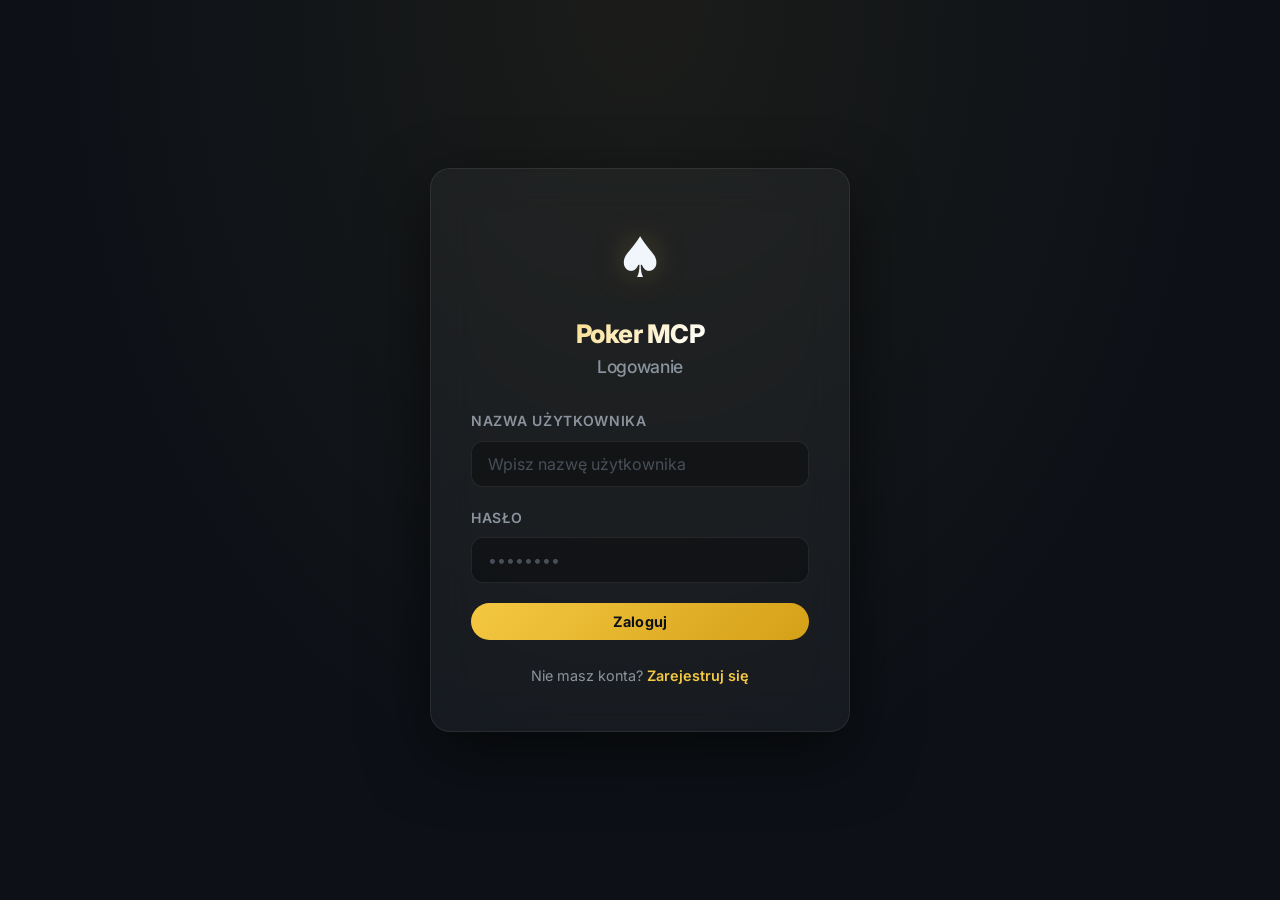
<file: templates/login.html>
<!DOCTYPE html>
<html lang="pl">
<head>
    <meta charset="UTF-8">
    <meta name="viewport" content="width=device-width, initial-scale=1.0">
    <meta name="theme-color" content="#0d1117">
    <title>Logowanie - Poker MCP</title>
    <link rel="preconnect" href="https://fonts.googleapis.com">
    <link rel="preconnect" href="https://fonts.gstatic.com" crossorigin>
    <link href="https://fonts.googleapis.com/css2?family=Inter:wght@400;500;600;700;800&display=swap" rel="stylesheet">
    <link rel="stylesheet" href="/static/css/style.css">
</head>
<body>
    <div class="auth-container">
        <div class="auth-card">
            <span class="auth-icon">♠️</span>
            <h1>Poker MCP</h1>
            <h2>Logowanie</h2>
            <form id="loginForm">
                <div class="form-group">
                    <label for="username">Nazwa użytkownika</label>
                    <input type="text" id="username" name="username" placeholder="Wpisz nazwę użytkownika" required>
                </div>
                <div class="form-group">
                    <label for="password">Hasło</label>
                    <input type="password" id="password" name="password" placeholder="••••••••" required>
                </div>
                <button type="submit" class="btn btn-primary btn-block">Zaloguj</button>
                <div id="error" class="error-message"></div>
            </form>
            <p class="auth-link">Nie masz konta? <a href="/register">Zarejestruj się</a></p>
        </div>
    </div>

    <script>
        document.getElementById('loginForm').addEventListener('submit', async (e) => {
            e.preventDefault();
            const username = document.getElementById('username').value;
            const password = document.getElementById('password').value;
            
            try {
                const response = await fetch('/login', {
                    method: 'POST',
                    headers: {'Content-Type': 'application/json'},
                    body: JSON.stringify({username, password})
                });
                
                const data = await response.json();
                
                if (data.success) {
                    window.location.href = '/';
                } else {
                    document.getElementById('error').textContent = data.error || 'Błąd logowania';
                }
            } catch (error) {
                document.getElementById('error').textContent = 'Błąd połączenia z serwerem';
            }
        });
    </script>
</body>
</html>
</file>
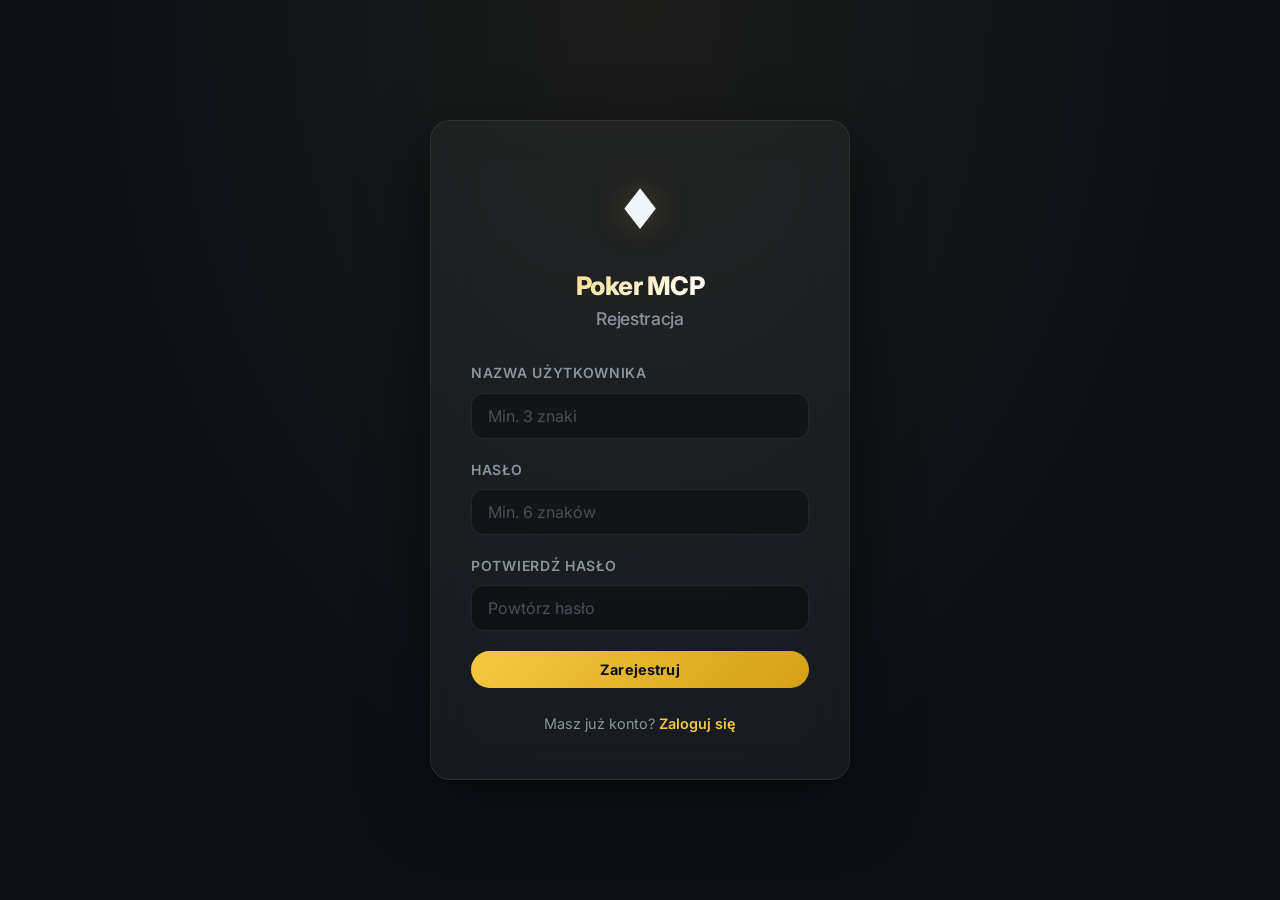
<file: templates/register.html>
<!DOCTYPE html>
<html lang="pl">
<head>
    <meta charset="UTF-8">
    <meta name="viewport" content="width=device-width, initial-scale=1.0">
    <meta name="theme-color" content="#0d1117">
    <title>Rejestracja - Poker MCP</title>
    <link rel="preconnect" href="https://fonts.googleapis.com">
    <link rel="preconnect" href="https://fonts.gstatic.com" crossorigin>
    <link href="https://fonts.googleapis.com/css2?family=Inter:wght@400;500;600;700;800&display=swap" rel="stylesheet">
    <link rel="stylesheet" href="/static/css/style.css">
</head>
<body>
    <div class="auth-container">
        <div class="auth-card">
            <span class="auth-icon">♦️</span>
            <h1>Poker MCP</h1>
            <h2>Rejestracja</h2>
            <form id="registerForm">
                <div class="form-group">
                    <label for="username">Nazwa użytkownika</label>
                    <input type="text" id="username" name="username" placeholder="Min. 3 znaki" required minlength="3">
                </div>
                <div class="form-group">
                    <label for="password">Hasło</label>
                    <input type="password" id="password" name="password" placeholder="Min. 6 znaków" required minlength="6">
                </div>
                <div class="form-group">
                    <label for="confirmPassword">Potwierdź hasło</label>
                    <input type="password" id="confirmPassword" name="confirmPassword" placeholder="Powtórz hasło" required>
                </div>
                <button type="submit" class="btn btn-primary btn-block">Zarejestruj</button>
                <div id="error" class="error-message"></div>
            </form>
            <p class="auth-link">Masz już konto? <a href="/login">Zaloguj się</a></p>
        </div>
    </div>

    <script>
        document.getElementById('registerForm').addEventListener('submit', async (e) => {
            e.preventDefault();
            const username = document.getElementById('username').value;
            const password = document.getElementById('password').value;
            const confirmPassword = document.getElementById('confirmPassword').value;
            
            if (password !== confirmPassword) {
                document.getElementById('error').textContent = 'Hasła nie są identyczne';
                return;
            }
            
            try {
                const response = await fetch('/register', {
                    method: 'POST',
                    headers: {'Content-Type': 'application/json'},
                    body: JSON.stringify({username, password})
                });
                
                const data = await response.json();
                
                if (data.success) {
                    window.location.href = '/';
                } else {
                    document.getElementById('error').textContent = data.error || 'Błąd rejestracji';
                }
            } catch (error) {
                document.getElementById('error').textContent = 'Błąd połączenia z serwerem';
            }
        });
    </script>
</body>
</html>
</file>
<file: static/css/style.css>
/* ============================================================
   POKER MCP — Dark Luxury Theme
   ============================================================ */

/* ── CSS Variables ── */
:root {
    --bg-base:        #0d1117;
    --bg-surface:     #161b22;
    --bg-card:        rgba(255, 255, 255, 0.04);
    --bg-card-hover:  rgba(255, 255, 255, 0.08);
    --border:         rgba(255, 255, 255, 0.08);
    --border-hover:   rgba(245, 200, 66, 0.35);

    --gold:           #f5c842;
    --gold-dark:      #d4a017;
    --gold-glow:      rgba(245, 200, 66, 0.25);

    --emerald:        #10b981;
    --emerald-dark:   #059669;
    --emerald-glow:   rgba(16, 185, 129, 0.25);

    --red:            #ef4444;
    --red-dark:       #dc2626;
    --red-glow:       rgba(239, 68, 68, 0.25);

    --sky:            #38bdf8;
    --amber:          #f59e0b;

    --text-primary:   #f0f6fc;
    --text-secondary: #8b949e;
    --text-muted:     #484f58;

    --radius-sm:      6px;
    --radius-md:      12px;
    --radius-lg:      20px;
    --radius-full:    9999px;

    --blur:           blur(20px);
    --transition:     all 0.25s cubic-bezier(0.4, 0, 0.2, 1);

    --shadow-card:    0 8px 32px rgba(0, 0, 0, 0.4);
    --shadow-glow-gold: 0 0 20px var(--gold-glow), 0 4px 16px rgba(0,0,0,0.4);
}

/* ── Reset / Base ── */
*, *::before, *::after {
    margin: 0;
    padding: 0;
    box-sizing: border-box;
}

html {
    scroll-behavior: smooth;
}

body {
    font-family: 'Inter', 'Segoe UI', system-ui, sans-serif;
    background-color: var(--bg-base);
    color: var(--text-primary);
    min-height: 100vh;
    line-height: 1.6;
    -webkit-font-smoothing: antialiased;
}

a {
    color: var(--gold);
    text-decoration: none;
    transition: var(--transition);
}

a:hover {
    color: #fff;
}

/* Scrollbar */
::-webkit-scrollbar { width: 6px; height: 6px; }
::-webkit-scrollbar-track { background: var(--bg-base); }
::-webkit-scrollbar-thumb { background: var(--text-muted); border-radius: var(--radius-full); }
::-webkit-scrollbar-thumb:hover { background: var(--gold); }

/* ── Container ── */
.container {
    max-width: 1400px;
    margin: 0 auto;
    padding: 20px 24px;
}

/* ── Typography ── */
h1, h2, h3, h4, h5, h6 {
    font-weight: 700;
    line-height: 1.25;
    letter-spacing: -0.02em;
}

h1 { font-size: clamp(1.8rem, 4vw, 2.6rem); }
h2 { font-size: clamp(1.4rem, 3vw, 2rem); }
h3 { font-size: clamp(1.2rem, 2.5vw, 1.6rem); }
h4 { font-size: 1.1rem; }

.gradient-heading {
    background: linear-gradient(135deg, var(--gold) 0%, #fff 60%);
    -webkit-background-clip: text;
    -webkit-text-fill-color: transparent;
    background-clip: text;
}

/* ── Header ── */
header {
    position: sticky;
    top: 0;
    z-index: 100;
    display: flex;
    justify-content: space-between;
    align-items: center;
    padding: 16px 0;
    border-bottom: 1px solid var(--border);
    margin-bottom: 48px;
    background: rgba(13, 17, 23, 0.85);
    backdrop-filter: var(--blur);
    -webkit-backdrop-filter: var(--blur);
}

header h1 {
    font-size: clamp(1.4rem, 3vw, 2rem);
    font-weight: 800;
    background: linear-gradient(135deg, var(--gold) 0%, #fff 70%);
    -webkit-background-clip: text;
    -webkit-text-fill-color: transparent;
    background-clip: text;
    letter-spacing: -0.03em;
}

nav {
    display: flex;
    gap: 12px;
    align-items: center;
}

nav span {
    color: var(--text-secondary);
    font-size: 0.9rem;
    font-weight: 500;
}

/* ── Buttons ── */
.btn {
    padding: 10px 22px;
    border: none;
    border-radius: var(--radius-full);
    cursor: pointer;
    font-family: inherit;
    font-size: 0.9rem;
    font-weight: 600;
    text-decoration: none;
    display: inline-flex;
    align-items: center;
    justify-content: center;
    gap: 6px;
    transition: var(--transition);
    text-align: center;
    letter-spacing: 0.01em;
    white-space: nowrap;
    position: relative;
    overflow: hidden;
}

.btn::after {
    content: '';
    position: absolute;
    inset: 0;
    background: rgba(255,255,255,0);
    transition: var(--transition);
}

.btn:hover::after {
    background: rgba(255,255,255,0.07);
}

.btn-primary {
    background: linear-gradient(135deg, var(--gold) 0%, var(--gold-dark) 100%);
    color: #0d1117;
    font-weight: 700;
}

.btn-primary:hover {
    transform: translateY(-2px);
    box-shadow: var(--shadow-glow-gold);
    color: #0d1117;
}

.btn-secondary {
    background: var(--bg-card);
    color: var(--text-primary);
    border: 1px solid var(--border);
}

.btn-secondary:hover {
    background: var(--bg-card-hover);
    border-color: var(--border-hover);
    color: var(--text-primary);
    transform: translateY(-1px);
}

.btn-danger {
    background: linear-gradient(135deg, var(--red) 0%, var(--red-dark) 100%);
    color: white;
}

.btn-danger:hover {
    transform: translateY(-2px);
    box-shadow: 0 0 20px var(--red-glow), 0 4px 16px rgba(0,0,0,0.4);
}

.btn-success {
    background: linear-gradient(135deg, var(--emerald) 0%, var(--emerald-dark) 100%);
    color: white;
}

.btn-success:hover {
    transform: translateY(-2px);
    box-shadow: 0 0 20px var(--emerald-glow), 0 4px 16px rgba(0,0,0,0.4);
}

.btn-warning {
    background: linear-gradient(135deg, var(--amber) 0%, #d97706 100%);
    color: #0d1117;
    font-weight: 700;
}

.btn-warning:hover {
    transform: translateY(-2px);
    box-shadow: 0 0 20px rgba(245, 158, 11, 0.3), 0 4px 16px rgba(0,0,0,0.4);
}

.btn-large {
    padding: 14px 40px;
    font-size: 1.05rem;
}

.btn-block {
    width: 100%;
}

.btn-small {
    padding: 5px 14px;
    font-size: 0.8rem;
}

/* ── Hero ── */
.hero {
    text-align: center;
    padding: 72px 32px;
    background: var(--bg-card);
    border: 1px solid var(--border);
    border-radius: var(--radius-lg);
    margin-bottom: 48px;
    backdrop-filter: var(--blur);
    -webkit-backdrop-filter: var(--blur);
    box-shadow: var(--shadow-card);
    animation: fadeIn 0.6s ease both;
    position: relative;
    overflow: hidden;
}

.hero::before {
    content: '';
    position: absolute;
    top: -80px;
    left: 50%;
    transform: translateX(-50%);
    width: 400px;
    height: 400px;
    background: radial-gradient(circle, var(--gold-glow) 0%, transparent 70%);
    pointer-events: none;
}

.hero-icon {
    font-size: 4rem;
    display: block;
    margin-bottom: 20px;
    animation: float 3s ease-in-out infinite;
}

.hero h2 {
    font-size: clamp(2rem, 5vw, 3.2rem);
    font-weight: 800;
    background: linear-gradient(135deg, var(--gold) 0%, #ffffff 60%);
    -webkit-background-clip: text;
    -webkit-text-fill-color: transparent;
    background-clip: text;
    margin-bottom: 16px;
}

.hero p {
    font-size: 1.1rem;
    margin-bottom: 32px;
    color: var(--text-secondary);
    max-width: 500px;
    margin-left: auto;
    margin-right: auto;
}

/* ── Games Section ── */
.games-section, .bots-section {
    margin: 48px 0;
    animation: slideUp 0.5s ease both;
}

.games-section h3, .bots-section h3 {
    font-size: clamp(1.3rem, 3vw, 1.8rem);
    font-weight: 700;
    margin-bottom: 24px;
    color: var(--text-primary);
    display: flex;
    align-items: center;
    gap: 10px;
}

.games-section h3::after, .bots-section h3::after {
    content: '';
    flex: 1;
    height: 1px;
    background: var(--border);
}

.games-grid, .bots-grid {
    display: grid;
    grid-template-columns: repeat(auto-fill, minmax(300px, 1fr));
    gap: 20px;
}

/* ── Game Cards ── */
.game-card, .bot-card {
    background: var(--bg-card);
    border: 1px solid var(--border);
    border-radius: var(--radius-lg);
    padding: 24px;
    backdrop-filter: var(--blur);
    -webkit-backdrop-filter: var(--blur);
    transition: var(--transition);
    box-shadow: var(--shadow-card);
    animation: fadeIn 0.4s ease both;
}

.game-card:hover, .bot-card:hover {
    transform: translateY(-6px);
    background: var(--bg-card-hover);
    border-color: var(--border-hover);
    box-shadow: 0 16px 40px rgba(0,0,0,0.5), 0 0 0 1px var(--border-hover);
}

.game-header {
    display: flex;
    justify-content: space-between;
    align-items: center;
    margin-bottom: 16px;
}

.game-header h4 {
    font-weight: 600;
    color: var(--text-primary);
    font-size: 1rem;
}

.game-status {
    padding: 4px 12px;
    border-radius: var(--radius-full);
    font-size: 0.75rem;
    font-weight: 700;
    text-transform: uppercase;
    letter-spacing: 0.05em;
}

.status-waiting {
    background: rgba(245, 158, 11, 0.15);
    color: var(--amber);
    border: 1px solid rgba(245, 158, 11, 0.3);
}

.status-playing {
    background: rgba(16, 185, 129, 0.15);
    color: var(--emerald);
    border: 1px solid rgba(16, 185, 129, 0.3);
}

.status-finished {
    background: rgba(139, 148, 158, 0.15);
    color: var(--text-secondary);
    border: 1px solid rgba(139, 148, 158, 0.2);
}

.game-info {
    margin: 16px 0;
}

.game-info p {
    margin: 6px 0;
    color: var(--text-secondary);
    font-size: 0.9rem;
}

.game-actions {
    display: flex;
    gap: 10px;
    margin-top: 16px;
    flex-wrap: wrap;
}

/* ── Bot Cards ── */
.bot-icon {
    font-size: 3rem;
    text-align: center;
    margin-bottom: 12px;
    display: block;
    filter: drop-shadow(0 0 12px var(--gold-glow));
}

.bot-card h4 {
    text-align: center;
    margin-bottom: 8px;
    font-weight: 600;
    color: var(--text-primary);
}

.bot-card p {
    text-align: center;
    color: var(--text-secondary);
    font-size: 0.9rem;
}

/* ── Auth Pages ── */
.auth-container {
    display: flex;
    justify-content: center;
    align-items: center;
    min-height: 100vh;
    padding: 20px;
    background: radial-gradient(ellipse at 50% 0%, rgba(245, 200, 66, 0.06) 0%, transparent 65%);
}

.auth-card {
    background: var(--bg-card);
    backdrop-filter: var(--blur);
    -webkit-backdrop-filter: var(--blur);
    border: 1px solid var(--border);
    border-radius: var(--radius-lg);
    padding: 44px 40px;
    max-width: 420px;
    width: 100%;
    box-shadow: 0 24px 64px rgba(0, 0, 0, 0.6);
    animation: slideUp 0.5s ease both;
}

.auth-icon {
    display: block;
    text-align: center;
    font-size: 3.5rem;
    margin-bottom: 16px;
    filter: drop-shadow(0 0 16px var(--gold-glow));
}

.auth-card h1 {
    text-align: center;
    margin-bottom: 6px;
    font-size: 1.6rem;
    font-weight: 800;
    background: linear-gradient(135deg, var(--gold) 0%, #fff 70%);
    -webkit-background-clip: text;
    -webkit-text-fill-color: transparent;
    background-clip: text;
}

.auth-card h2 {
    text-align: center;
    margin-bottom: 32px;
    font-size: 1.1rem;
    font-weight: 500;
    color: var(--text-secondary);
}

/* ── Forms ── */
.form-group {
    margin-bottom: 20px;
}

.form-group label {
    display: block;
    margin-bottom: 8px;
    font-weight: 600;
    font-size: 0.875rem;
    color: var(--text-secondary);
    text-transform: uppercase;
    letter-spacing: 0.05em;
}

.form-group input,
.modal-content input[type="text"],
.modal-content input[type="password"] {
    width: 100%;
    padding: 12px 16px;
    border: 1px solid var(--border);
    border-radius: var(--radius-md);
    background: rgba(0, 0, 0, 0.3);
    color: var(--text-primary);
    font-family: inherit;
    font-size: 1rem;
    transition: var(--transition);
}

.form-group input::placeholder {
    color: var(--text-muted);
}

.form-group input:focus,
.modal-content input:focus {
    outline: none;
    border-color: var(--gold);
    box-shadow: 0 0 0 3px var(--gold-glow);
    background: rgba(0, 0, 0, 0.45);
}

.error-message {
    color: #fca5a5;
    margin-top: 14px;
    text-align: center;
    font-size: 0.9rem;
    background: rgba(239, 68, 68, 0.1);
    border: 1px solid rgba(239, 68, 68, 0.2);
    border-radius: var(--radius-sm);
    padding: 10px;
    display: none;
}

.error-message:not(:empty) {
    display: block;
}

.auth-link {
    text-align: center;
    margin-top: 24px;
    font-size: 0.9rem;
    color: var(--text-secondary);
}

.auth-link a {
    color: var(--gold);
    font-weight: 600;
}

.auth-link a:hover {
    color: #fff;
}

/* ── Modal ── */
.modal {
    display: none;
    position: fixed;
    z-index: 1000;
    left: 0;
    top: 0;
    width: 100%;
    height: 100%;
    background: rgba(0, 0, 0, 0.75);
    backdrop-filter: blur(4px);
    -webkit-backdrop-filter: blur(4px);
    animation: fadeIn 0.2s ease;
}

.modal-content {
    background: var(--bg-surface);
    border: 1px solid var(--border);
    margin: 8% auto;
    padding: 36px;
    border-radius: var(--radius-lg);
    max-width: 500px;
    position: relative;
    box-shadow: 0 32px 80px rgba(0, 0, 0, 0.7);
    animation: slideUp 0.3s ease;
}

.modal-content h2 {
    margin-bottom: 24px;
    color: var(--text-primary);
}

.modal-content label {
    display: block;
    margin-bottom: 8px;
    font-weight: 600;
    font-size: 0.875rem;
    color: var(--text-secondary);
    text-transform: uppercase;
    letter-spacing: 0.05em;
}

.modal-content input[type="text"] {
    margin-bottom: 20px;
}

.close {
    position: absolute;
    right: 20px;
    top: 16px;
    font-size: 1.6rem;
    cursor: pointer;
    color: var(--text-muted);
    line-height: 1;
    transition: var(--transition);
    width: 32px;
    height: 32px;
    display: flex;
    align-items: center;
    justify-content: center;
    border-radius: var(--radius-sm);
}

.close:hover {
    color: var(--text-primary);
    background: var(--bg-card-hover);
}

/* ── Bots Management ── */
.bots-management {
    background: var(--bg-card);
    border: 1px solid var(--border);
    border-radius: var(--radius-lg);
    padding: 32px;
    margin-bottom: 32px;
    backdrop-filter: var(--blur);
    -webkit-backdrop-filter: var(--blur);
}

.section-header {
    display: flex;
    justify-content: space-between;
    align-items: center;
    margin-bottom: 32px;
}

.section-header h2 {
    background: linear-gradient(135deg, var(--gold) 0%, #fff 70%);
    -webkit-background-clip: text;
    -webkit-text-fill-color: transparent;
    background-clip: text;
}

.bots-list {
    display: flex;
    flex-direction: column;
    gap: 16px;
}

.bot-item {
    background: rgba(0, 0, 0, 0.2);
    border: 1px solid var(--border);
    border-radius: var(--radius-md);
    padding: 20px 24px;
    display: flex;
    justify-content: space-between;
    align-items: center;
    flex-wrap: wrap;
    gap: 20px;
    transition: var(--transition);
}

.bot-item:hover {
    border-color: var(--border-hover);
    background: rgba(0,0,0,0.3);
}

.bot-info {
    display: flex;
    align-items: center;
    gap: 16px;
}

.bot-info .bot-icon {
    font-size: 2rem;
    margin-bottom: 0;
}

.bot-info h3 {
    font-size: 1rem;
    font-weight: 600;
    margin-bottom: 4px;
}

.bot-status {
    font-weight: 600;
    font-size: 0.85rem;
    color: var(--emerald);
}

.bot-date {
    color: var(--text-muted);
    font-size: 0.8rem;
    margin-top: 2px;
}

.bot-api-key {
    flex: 1;
    min-width: 280px;
}

.bot-api-key label {
    display: block;
    margin-bottom: 6px;
    font-weight: 600;
    font-size: 0.8rem;
    color: var(--text-secondary);
    text-transform: uppercase;
    letter-spacing: 0.05em;
}

.api-key-container {
    display: flex;
    gap: 10px;
    align-items: center;
}

.api-key {
    background: rgba(0, 0, 0, 0.4);
    border: 1px solid var(--border);
    padding: 10px 14px;
    border-radius: var(--radius-sm);
    flex: 1;
    word-break: break-all;
    font-size: 0.8rem;
    color: var(--text-secondary);
    font-family: 'Courier New', monospace;
}

.empty-state {
    text-align: center;
    padding: 48px;
    color: var(--text-secondary);
}

.empty-state p {
    font-size: 1rem;
}

/* ── MCP Info ── */
.mcp-info {
    background: var(--bg-card);
    border: 1px solid var(--border);
    border-radius: var(--radius-lg);
    padding: 32px;
    backdrop-filter: var(--blur);
    -webkit-backdrop-filter: var(--blur);
}

.mcp-info h3 {
    margin-bottom: 20px;
    color: var(--gold);
}

.mcp-info ol {
    margin-left: 20px;
    margin-bottom: 24px;
}

.mcp-info li {
    margin: 10px 0;
    color: var(--text-secondary);
    line-height: 1.6;
}

.mcp-info code {
    font-family: 'Courier New', monospace;
    background: rgba(245, 200, 66, 0.1);
    color: var(--gold);
    padding: 2px 6px;
    border-radius: 4px;
    font-size: 0.875em;
}

.mcp-info pre {
    background: rgba(0, 0, 0, 0.5);
    border: 1px solid var(--border);
    padding: 24px;
    border-radius: var(--radius-md);
    overflow-x: auto;
    position: relative;
}

.mcp-info pre code {
    background: transparent;
    color: #a5f3fc;
    padding: 0;
    font-size: 0.875rem;
    line-height: 1.7;
}

/* ── Footer ── */
footer {
    text-align: center;
    padding: 32px 0;
    margin-top: 72px;
    border-top: 1px solid var(--border);
    color: var(--text-muted);
    font-size: 0.875rem;
}

/* ── Animations ── */
@keyframes fadeIn {
    from { opacity: 0; }
    to   { opacity: 1; }
}

@keyframes slideUp {
    from { opacity: 0; transform: translateY(24px); }
    to   { opacity: 1; transform: translateY(0); }
}

@keyframes float {
    0%, 100% { transform: translateY(0); }
    50%       { transform: translateY(-8px); }
}

@keyframes glow {
    0%, 100% { box-shadow: 0 0 8px var(--gold-glow); }
    50%       { box-shadow: 0 0 24px var(--gold-glow), 0 0 48px var(--gold-glow); }
}
</file>
